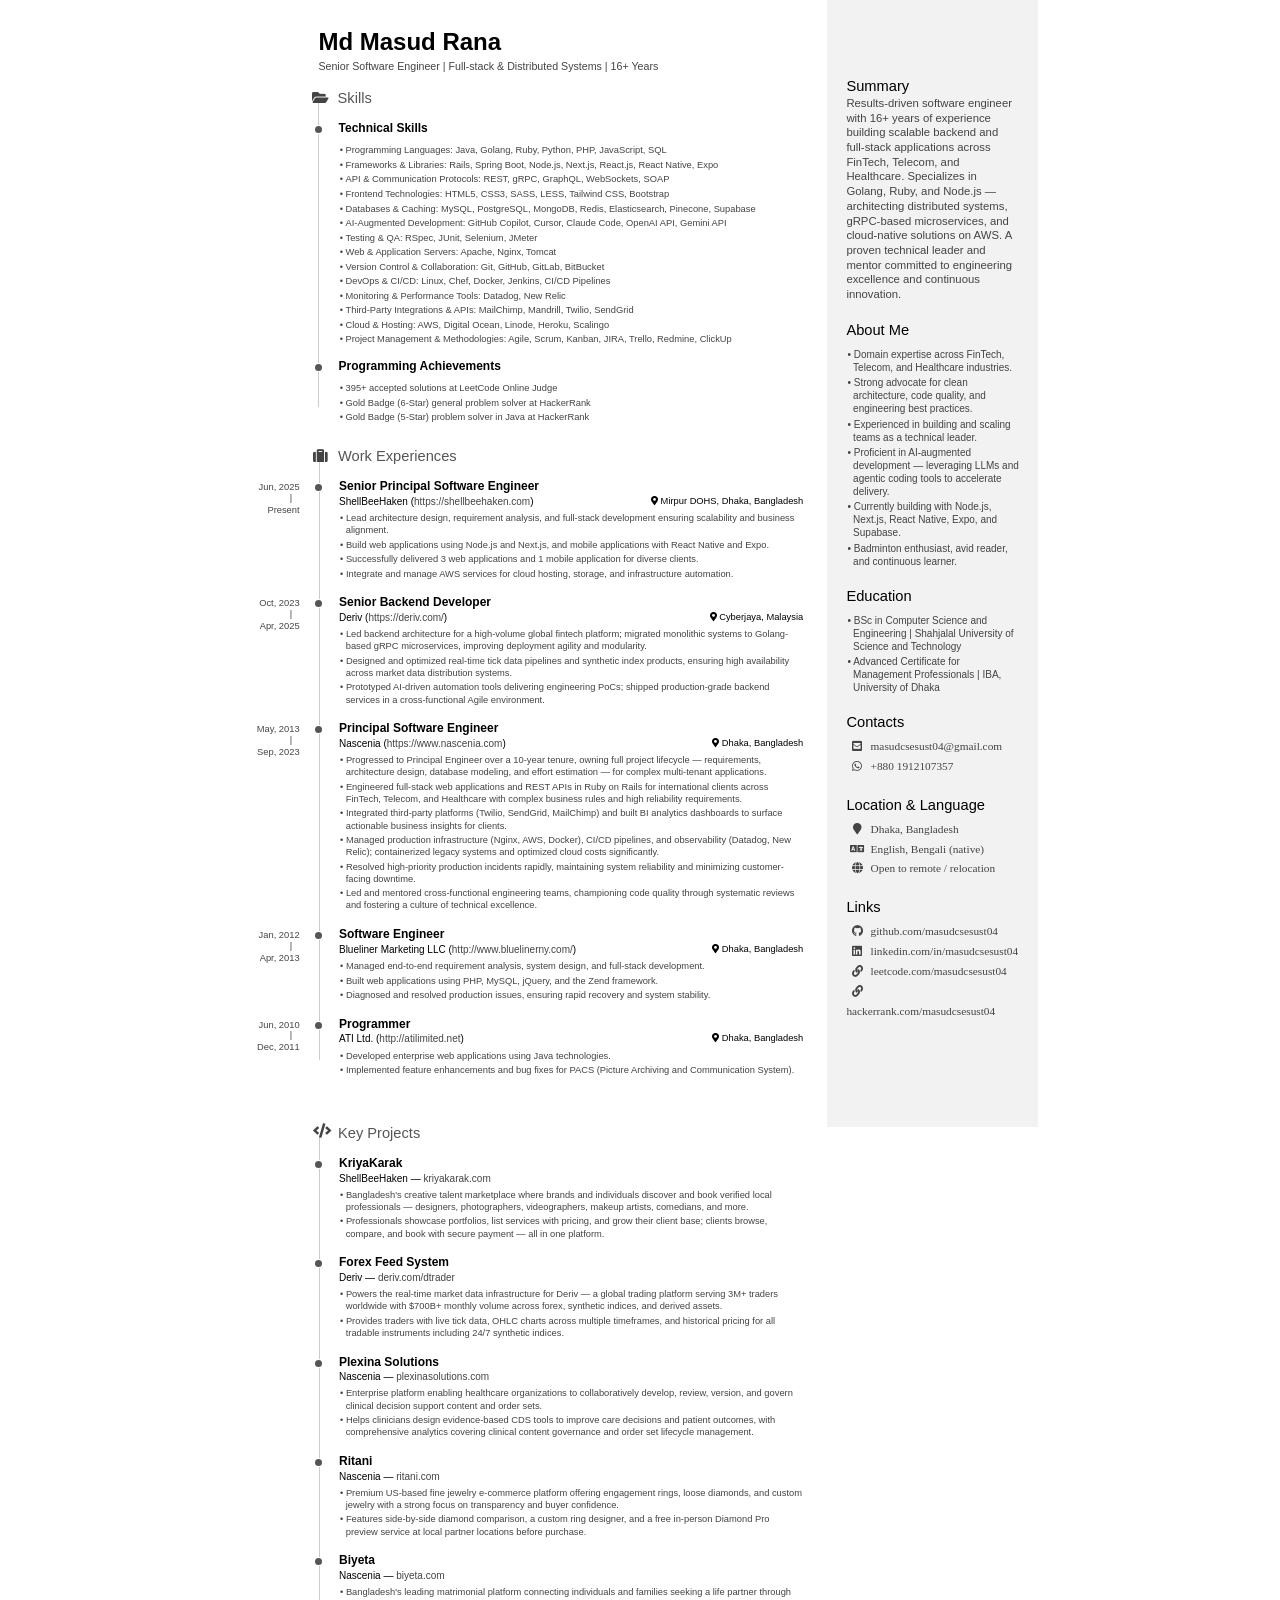
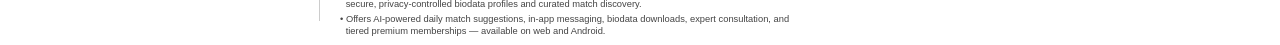
<file: index.html>
<!DOCTYPE html>
<html>
<head>
    <title>Md Masud Rana</title>

    <meta http-equiv="Content-Type" content="text/html; charset=UTF-8">

    <link rel="shortcut icon" href="">
    <link type="text/css" href="./normalize.css" rel="stylesheet">
    <link rel="stylesheet" href="https://use.fontawesome.com/releases/v5.5.0/css/all.css" integrity="sha384-B4dIYHKNBt8Bc12p+WXckhzcICo0wtJAoU8YZTY5qE0Id1GSseTk6S+L3BlXeVIU" crossorigin="anonymous">
    <link href="./css" rel="stylesheet">
    <link type="text/css" href="./resume.css" rel="stylesheet" >
</head>

<body lang="en">
    <section id="main">
        <header id="title">
            <h1>Md Masud Rana</h1>
            <span class="subtitle">Senior Software Engineer | Full-stack &amp; Distributed Systems | 16+ Years</span>
        </header>

        <section id="section-skills" class="">
            <h2><i class="fa fa-folder-open"></i> Skills</h2>
            <section class="blocks">
                <div class="date">
                </div>
                <div class="decorator">
                </div>
                <div class="details">
                    <header>
                        <h3>Technical Skills</h3>
                    </header>
                    <div>
                        <ul>
                            <li><strong>Programming Languages:</strong> Java, Golang, Ruby, Python, PHP, JavaScript, SQL</li>
                            <li><strong>Frameworks & Libraries:</strong> Rails, Spring Boot, Node.js, Next.js, React.js, React Native, Expo</li>
                            <li><strong>API & Communication Protocols:</strong> REST, gRPC, GraphQL, WebSockets, SOAP</li>
                            <li><strong>Frontend Technologies:</strong> HTML5, CSS3, SASS, LESS, Tailwind CSS, Bootstrap</li>
                            <li><strong>Databases & Caching:</strong> MySQL, PostgreSQL, MongoDB, Redis, Elasticsearch, Pinecone, Supabase</li>
                            <li><strong>AI-Augmented Development:</strong> GitHub Copilot, Cursor, Claude Code, OpenAI API, Gemini API</li>
                            <li><strong>Testing & QA:</strong> RSpec, JUnit, Selenium, JMeter</li>
                            <li><strong>Web & Application Servers:</strong> Apache, Nginx, Tomcat</li>
                            <li><strong>Version Control & Collaboration:</strong> Git, GitHub, GitLab, BitBucket</li>
                            <li><strong>DevOps & CI/CD:</strong> Linux, Chef, Docker, Jenkins, CI/CD Pipelines</li>
                            <li><strong>Monitoring & Performance Tools:</strong> Datadog, New Relic</li>
                            <li><strong>Third-Party Integrations & APIs:</strong> MailChimp, Mandrill, Twilio, SendGrid</li>
                            <li><strong>Cloud & Hosting:</strong> AWS, Digital Ocean, Linode, Heroku, Scalingo</li>
                            <li><strong>Project Management & Methodologies:</strong> Agile, Scrum, Kanban, JIRA, Trello, Redmine, ClickUp</li>
                        </ul>
                    </div>
                </div>
            </section>
            <section class="blocks">
                <div class="date">
                </div>
                <div class="decorator">
                </div>
                <div class="details">
                    <header>
                        <h3>Programming Achievements</h3>
                    </header>
                    <div>
                        <ul>
                            <li>395+ accepted solutions at <a target="_blank" rel="noopener noreferrer" href="https://www.leetcode.com/">LeetCode Online Judge</a></li>
                            <li>Gold Badge (6-Star) general problem solver at <a target="_blank" rel="noopener noreferrer" href="https://www.hackerrank.com">HackerRank</a></li>
                            <li>Gold Badge (5-Star) problem solver in Java at <a target="_blank" rel="noopener noreferrer" href="https://www.hackerrank.com">HackerRank</a></li>
                        </ul>
                    </div>
                </div>
            </section>
        </section>

        <section class="main-block">
            <h2><i class="fa fa-suitcase"></i> Work Experiences</h2>
            <section class="blocks">
                <div class="date">
                    <span>Jun, 2025</span><span>Present</span>
                </div>
                <div class="decorator">
                </div>
                <div class="details">
                    <header>
                        <h3>Senior Principal Software Engineer</h3>
                        <span class="place">ShellBeeHaken (<a target="_blank" rel="noopener noreferrer" href="https://shellbeehaken.com/">https://shellbeehaken.com</a>)</span>
                        <span class="location"><i class="fas fa-map-marker-alt"></i> Mirpur DOHS, Dhaka, Bangladesh</span>
                    </header>
                    <div>
                        <ul>
                            <li>Lead architecture design, requirement analysis, and full-stack development ensuring scalability and business alignment.</li>
                            <li>Build web applications using Node.js and Next.js, and mobile applications with React Native and Expo.</li>
                            <li>Successfully delivered 3 web applications and 1 mobile application for diverse clients.</li>
                            <li>Integrate and manage AWS services for cloud hosting, storage, and infrastructure automation.</li>
                        </ul>
                    </div>
                </div>
            </section>
            <section class="blocks">
                <div class="date">
                    <span>Oct, 2023</span><span>Apr, 2025</span>
                </div>
                <div class="decorator">
                </div>
                <div class="details">
                    <header>
                        <h3>Senior Backend Developer</h3>
                        <span class="place">Deriv (<a target="_blank" rel="noopener noreferrer" href="https://deriv.com/">https://deriv.com/</a>)</span>
                        <span class="location"><i class="fas fa-map-marker-alt"></i> Cyberjaya, Malaysia</span>
                    </header>
                    <div>
                        <ul>
                            <li>Led backend architecture for a high-volume global fintech platform; migrated monolithic systems to Golang-based gRPC microservices, improving deployment agility and modularity.</li>
                            <li>Designed and optimized real-time tick data pipelines and synthetic index products, ensuring high availability across market data distribution systems.</li>
                            <li>Prototyped AI-driven automation tools delivering engineering PoCs; shipped production-grade backend services in a cross-functional Agile environment.</li>
                        </ul>
                    </div>
                </div>
            </section>
            <section class="blocks">
              <div class="date">
                  <span>May, 2013</span><span>Sep, 2023</span>
              </div>
              <div class="decorator">
              </div>
              <div class="details">
                  <header>
                      <h3>Principal Software Engineer</h3>
                      <span class="place">Nascenia (<a target="_blank" rel="noopener noreferrer" href="https://www.nascenia.com/">https://www.nascenia.com</a>)</span>
                      <span class="location"><i class="fas fa-map-marker-alt"></i> Dhaka, Bangladesh</span>
                  </header>
                  <div>
                      <ul>
                          <li>Progressed to Principal Engineer over a 10-year tenure, owning full project lifecycle — requirements, architecture design, database modeling, and effort estimation — for complex multi-tenant applications.</li>
                          <li>Engineered full-stack web applications and REST APIs in Ruby on Rails for international clients across FinTech, Telecom, and Healthcare with complex business rules and high reliability requirements.</li>
                          <li>Integrated third-party platforms (Twilio, SendGrid, MailChimp) and built BI analytics dashboards to surface actionable business insights for clients.</li>
                          <li>Managed production infrastructure (Nginx, AWS, Docker), CI/CD pipelines, and observability (Datadog, New Relic); containerized legacy systems and optimized cloud costs significantly.</li>
                          <li>Resolved high-priority production incidents rapidly, maintaining system reliability and minimizing customer-facing downtime.</li>
                          <li>Led and mentored cross-functional engineering teams, championing code quality through systematic reviews and fostering a culture of technical excellence.</li>
                      </ul>
                  </div>
              </div>
            </section>
            <section class="blocks">
                <div class="date">
                    <span>Jan, 2012</span><span>Apr, 2013</span>
                </div>
                <div class="decorator">
                </div>
                <div class="details">
                    <header>
                        <h3>Software Engineer</h3>
                        <span class="place">Blueliner Marketing LLC (<a target="_blank" rel="noopener noreferrer" href="http://www.bluelinerny.com/">http://www.bluelinerny.com/</a>)</span>
                        <span class="location"><i class="fas fa-map-marker-alt"></i> Dhaka, Bangladesh</span>
                    </header>
                    <div>
                        <ul>
                            <li>Managed end-to-end requirement analysis, system design, and full-stack development.</li>
                            <li>Built web applications using PHP, MySQL, jQuery, and the Zend framework.</li>
                            <li>Diagnosed and resolved production issues, ensuring rapid recovery and system stability.</li>
                        </ul>
                    </div>
                </div>
            </section>
            <section class="blocks">
                <div class="date">
                    <span>Jun, 2010</span><span>Dec, 2011</span>
                </div>
                <div class="decorator">
                </div>
                <div class="details">
                    <header>
                        <h3>Programmer</h3>
                        <span class="place">ATI Ltd. (<a target="_blank" rel="noopener noreferrer" href="http://atilimited.net/">http://atilimited.net</a>)</span>
                        <span class="location"><i class="fas fa-map-marker-alt"></i> Dhaka, Bangladesh</span>
                    </header>
                    <div>
                        <ul>
                            <li>Developed enterprise web applications using Java technologies.</li>
                            <li>Implemented feature enhancements and bug fixes for <strong>PACS</strong> (Picture Archiving and Communication System).</li>
                        </ul>
                    </div>
                </div>
            </section>
            <!-- <section class="blocks">
                <div class="date">
                    <span>February, 2010</span><span>May, 2010</span>
                </div>
                <div class="decorator">
                </div>
                <div class="details">
                    <header>
                        <h3>Trainee programmer</h3>
                        <span class="place">Code71 Ltd. (<a target="_blank" rel="noopener noreferrer" href="http://www.code71.com/">http://www.code71.com/</a>)</span>
                        <span class="location"><i class="fas fa-map-marker-alt"></i> Dhaka, Bangladesh</span>
                    </header>
                    <div>
                        <ul>
                            <li>Worked on Scrumpad, a pure Agile/Scrum based project management tool.</li>
                            <li>Bug fixing, unit, integration and functional test with test coverage.</li>
                        </ul>
                    </div>
                </div>
            </section> -->
        </section>
    </section>

    <aside id="sidebar">
        <div class="side-block">
        </div>
        <div class="side-block" id="personal-info">
            <h1>Summary</h1>
            <div>
                Results-driven software engineer with 16+ years of experience building scalable backend and full-stack applications across FinTech, Telecom, and Healthcare. Specializes in Golang, Ruby, and Node.js — architecting distributed systems, gRPC-based microservices, and cloud-native solutions on AWS. A proven technical leader and mentor committed to engineering excellence and continuous innovation.
            </div>
        </div>
        <div class="side-block" id="personal-info">
            <h1>About Me</h1>
            <ul>
                <li>Domain expertise across FinTech, Telecom, and Healthcare industries.</li>
                <li>Strong advocate for clean architecture, code quality, and engineering best practices.</li>
                <li>Experienced in building and scaling teams as a technical leader.</li>
                <li>Proficient in AI-augmented development — leveraging LLMs and agentic coding tools to accelerate delivery.</li>
                <li>Currently building with Node.js, Next.js, React Native, Expo, and Supabase.</li>
                <li>Badminton enthusiast, avid reader, and continuous learner.</li>
            </ul>
        </div>
        <div class="side-block" id="personal-info">
            <h1>Education</h1>
            <ul>
                <li>BSc in Computer Science and Engineering | <span class="place"><a target="_blank" rel="noopener noreferrer" href="https://www.sust.edu/">Shahjalal University of Science and Technology</a></span></li>
                <li>Advanced Certificate for Management Professionals | <span>IBA, University of Dhaka</span></li>
            </ul>
        </div>
        <div class="side-block" id="contact">
            <h1>Contacts</h1>
            <ul>
                <li><i class="fas fa-envelope-square"></i> masudcsesust04@gmail.com</li>
                <li><i class="fab fa-whatsapp"></i> +880 1912107357</li>
            </ul>
        </div>
        <div class="side-block" id="contact">
            <h1>Location & Language</h1>
            <ul>
                <li><i class="fa fa-map-marker"></i> Dhaka, Bangladesh</li>
                <li><i class="fa fa-language"></i> English, Bengali (native)</li>
                <li><i class="fa fa-globe"></i> Open to remote / relocation</li>
            </ul>
        </div>
        <div class="side-block" id="links">
            <h1>Links</h1>
            <ul>
                <li><i class="fab fa-github"></i> <a target="_blank" rel="noopener noreferrer" href="https://github.com/masudcsesust04">github.com/masudcsesust04</a></li>
                <li><i class="fab fa-linkedin"></i> <a target="_blank" rel="noopener noreferrer" href="https://www.linkedin.com/in/masudcsesust04">linkedin.com/in/masudcsesust04</a></li>
                <li><i class="fa fa-link"></i> <a target="_blank" rel="noopener noreferrer" href="https://leetcode.com/masudcsesust04/">leetcode.com/masudcsesust04</a></li>
                <li><i class="fa fa-link"></i> <a target="_blank" rel="noopener noreferrer" href="https://www.hackerrank.com/masudcsesust04">hackerrank.com/masudcsesust04</a></li>
                <li>&nbsp;</li>
                <li>&nbsp;</li>
            </ul>
        </div>
        <div class="side-block" id="disclaimer">
        </div>
    </aside>

  <script type="text/javascript" async="" src="./analytics.js"></script><script async="" src="./js"></script>
  <script>
    window.dataLayer = window.dataLayer || [];
    function gtag(){dataLayer.push(arguments);}
    gtag('js', new Date());

    gtag('config', 'UA-69906857-1');
  </script>

  </body>
</html>

<!DOCTYPE html>
<html>
<head>
    <title>Key Projects — Md Masud Rana</title>

    <meta http-equiv="Content-Type" content="text/html; charset=UTF-8">

    <link type="text/css" href="./normalize.css" rel="stylesheet">
    <link rel="stylesheet" href="https://use.fontawesome.com/releases/v5.5.0/css/all.css" integrity="sha384-B4dIYHKNBt8Bc12p+WXckhzcICo0wtJAoU8YZTY5qE0Id1GSseTk6S+L3BlXeVIU" crossorigin="anonymous">
    <link type="text/css" href="./resume.css" rel="stylesheet">
</head>

<body lang="en">
    <section id="main">
        <section class="main-block">
            <h2><i class="fa fa-code"></i> Key Projects</h2>
            <section class="blocks">
                <div class="date">
                </div>
                <div class="decorator">
                </div>
                <div class="details">
                    <header>
                        <h3>KriyaKarak</h3>
                        <span class="place">ShellBeeHaken &mdash; <a target="_blank" rel="noopener noreferrer" href="https://kriyakarak.com/">kriyakarak.com</a></span>
                    </header>
                    <div>
                        <ul>
                            <li>Bangladesh's creative talent marketplace where brands and individuals discover and book verified local professionals — designers, photographers, videographers, makeup artists, comedians, and more.</li>
                            <li>Professionals showcase portfolios, list services with pricing, and grow their client base; clients browse, compare, and book with secure payment — all in one platform.</li>
                        </ul>
                    </div>
                </div>
            </section>
            <section class="blocks">
                <div class="date">
                </div>
                <div class="decorator">
                </div>
                <div class="details">
                    <header>
                        <h3>Forex Feed System</h3>
                        <span class="place">Deriv &mdash; <a target="_blank" rel="noopener noreferrer" href="https://app.deriv.com/dtrader">deriv.com/dtrader</a></span>
                    </header>
                    <div>
                        <ul>
                            <li>Powers the real-time market data infrastructure for Deriv — a global trading platform serving 3M+ traders worldwide with $700B+ monthly volume across forex, synthetic indices, and derived assets.</li>
                            <li>Provides traders with live tick data, OHLC charts across multiple timeframes, and historical pricing for all tradable instruments including 24/7 synthetic indices.</li>
                        </ul>
                    </div>
                </div>
            </section>
            <section class="blocks">
                <div class="date">
                </div>
                <div class="decorator">
                </div>
                <div class="details">
                    <header>
                        <h3>Plexina Solutions</h3>
                        <span class="place">Nascenia &mdash; <a target="_blank" rel="noopener noreferrer" href="https://plexinasolutions.com/">plexinasolutions.com</a></span>
                    </header>
                    <div>
                        <ul>
                            <li>Enterprise platform enabling healthcare organizations to collaboratively develop, review, version, and govern clinical decision support content and order sets.</li>
                            <li>Helps clinicians design evidence-based CDS tools to improve care decisions and patient outcomes, with comprehensive analytics covering clinical content governance and order set lifecycle management.</li>
                        </ul>
                    </div>
                </div>
            </section>
            <section class="blocks">
                <div class="date">
                </div>
                <div class="decorator">
                </div>
                <div class="details">
                    <header>
                        <h3>Ritani</h3>
                        <span class="place">Nascenia &mdash; <a target="_blank" rel="noopener noreferrer" href="https://www.ritani.com/">ritani.com</a></span>
                    </header>
                    <div>
                        <ul>
                            <li>Premium US-based fine jewelry e-commerce platform offering engagement rings, loose diamonds, and custom jewelry with a strong focus on transparency and buyer confidence.</li>
                            <li>Features side-by-side diamond comparison, a custom ring designer, and a free in-person Diamond Pro preview service at local partner locations before purchase.</li>
                        </ul>
                    </div>
                </div>
            </section>
            <section class="blocks">
                <div class="date">
                </div>
                <div class="decorator">
                </div>
                <div class="details">
                    <header>
                        <h3>Biyeta</h3>
                        <span class="place">Nascenia &mdash; <a target="_blank" rel="noopener noreferrer" href="https://www.biyeta.com/en">biyeta.com</a></span>
                    </header>
                    <div>
                        <ul>
                            <li>Bangladesh's leading matrimonial platform connecting individuals and families seeking a life partner through secure, privacy-controlled biodata profiles and curated match discovery.</li>
                            <li>Offers AI-powered daily match suggestions, in-app messaging, biodata downloads, expert consultation, and tiered premium memberships — available on web and Android.</li>
                        </ul>
                    </div>
                </div>
            </section>
        </section>
    </section>
</body>
</html>
</file>
<file: resume.css>
@page{
  size: A4 portrait;
  margin: 0;
}

*{
  box-sizing: border-box;
}

:root{
  --page-width: 8.3in;
  --page-height: 11.74in;
  --main-width: 6.1in;
  --sidebar-width: calc(var(--page-width) - var(--main-width));
  --decorator-horizontal-margin: 0.2in;

  --sidebar-horizontal-padding: 0.2in;

  /* XXX: using px for very good precision control */
  --decorator-outer-offset-top: 10px;
  --decorator-outer-offset-left: -5.5px;
  --decorator-border-width: 1px;
  --decorator-outer-dim: 9px;
  --decorator-border: 1px solid #ccc;

  --row-blocks-padding-top: 5pt;
  --date-block-width: 1.2in;

  --main-blocks-title-icon-offset-left: -19pt;
}

body{
  width: var(--page-width);
  height: var(--page-height);
  margin: 0 auto;
  font-family: "Open Sans", sans-serif;
  font-weight: 300;
  line-height: 1.3;
  color: #444;
  hyphens: auto;
}

h1, h2, h3{
  margin: 0;
  color: #000;
}

a{
    text-decoration: none;
    color: #444;
}

li{
  list-style-type: none;
}

#main{
  float: left;
  width: var(--main-width);
  padding: 0.25in 0.25in 0 0.25in;
  font-size: 7pt;
}

#sidebar{
  float: right;
  position: relative; /* for disclaimer */
  width: var(--sidebar-width);
  height: 100%;
  padding: 0.6in var(--sidebar-horizontal-padding);
  background-color: #f2f2f2;
  font-size: 8.5pt;
}

/* main */

/** big title **/
#title, h1, h2{
  /*text-transform: uppercase;*/
}

#title{
  position: relative;
  left: 0.55in;
  margin-bottom: 0.1in;
  line-height: 1.2;
}

#title h1{
  font-weight: bold;
  font-size: 18pt;
  line-height: 1.5;
}

#title h1 strong{
  margin: auto 2pt auto 4pt;
  font-weight: 600;
}

.subtitle{
  font-size: 8pt;
}

/*** categorial blocks ***/

.main-block{
  margin-top: 0.1in;
  margin-left: -62px;
}

#main h2{
  position: relative;
  top: var(--row-blocks-padding-top);
  /* XXX: 0.5px for aligning fx printing */
  left: calc((var(--date-block-width) + var(--decorator-horizontal-margin)));
  font-weight: 400;
  font-size: 11pt;
  color: #555;
}

#main h2 > i{
  /* use absolute position to prevent icon's width from misaligning title */
  /* assigning a fixed width here is no better due to needing to align decorator
     line too */
  position: absolute;
  left: var(--main-blocks-title-icon-offset-left);
  z-index: 1; /* over decorator line */
  color: #444;
}

#main h2::after{ /* extends the decorator line */
  height: calc(var(--row-blocks-padding-top) * 2);
  position: relative;
  top: calc(-1 * var(--row-blocks-padding-top));
  /* XXX: 0.5px for aligning fx printing */
  left: calc(-1 * var(--decorator-horizontal-margin));
  display: block;
  border-left: var(--decorator-border);
  z-index: 0;
  line-height: 0;
  font-size: 0;
  content: ' ';
}

/**** minor tweaks on the icon fonts ****/
#main h2 > .fa-graduation-cap{
  left: calc(var(--main-blocks-title-icon-offset-left) - 2pt);
  top: 2pt;
}

#main h2 > .fa-suitcase{
  top: 1pt;
}

#main h2 > .fa-folder-open{
  top: 1.5pt;
}

#section-skills h2 {
  left: 0.75in;
}

#section-skills .date {
  flex: 0 0 0.55in;
}

#section-skills .details {
  padding-left: 0.2in;
}

/**** individual row blocks (date - decorator - details) ****/

.blocks{
  display: flex;
  flex-flow: row nowrap;
}

.blocks > div{
  padding-top: var(--row-blocks-padding-top);
}

.date{
  flex: 0 0 var(--date-block-width);
  padding-top: calc(var(--row-blocks-padding-top) + 2.5pt) !important;
  padding-right: var(--decorator-horizontal-margin);
  font-size: 7pt;
  text-align: right;
  line-height: 1;
}

.date span{
  display: block;
}

.date span:nth-child(2)::before{
  position: relative;
  top: 1pt;
  right: 5.5pt;
  display: block;
  height: 10pt;
  content: '|';
}

.decorator{
  flex: 0 0 0;
  position: relative;
  width: 2pt;
  min-height: 100%;
  border-left: var(--decorator-border);
}

/*
 * XXX: Use two filled circles to achieve the circle-with-white-border effect.
 * The normal technique of only using one pseudo element and
 * border: 1px solid white; style makes firefox erroneously either:
 * 1) overflows the grayshade background (if no background-clip is set), or
 * 2) shows decorator line which should've been masked by the white border
 *
 */

.decorator::before{
  position: absolute;
  top: var(--decorator-outer-offset-top);
  left: var(--decorator-outer-offset-left);
  content: ' ';
  display: block;
  width: var(--decorator-outer-dim);
  height: var(--decorator-outer-dim);
  border-radius: calc(var(--decorator-outer-dim) / 2);
  background-color: #fff;
}

.decorator::after{
  position: absolute;
  top: calc(var(--decorator-outer-offset-top) + var(--decorator-border-width));
  left: calc(var(--decorator-outer-offset-left) + var(--decorator-border-width));
  content: ' ';
  display: block;
  width: calc(var(--decorator-outer-dim) - (var(--decorator-border-width) * 2));
  height: calc(var(--decorator-outer-dim) - (var(--decorator-border-width) * 2));
  border-radius: calc((var(--decorator-outer-dim) - (var(--decorator-border-width) * 2)) / 2);
  background-color: #555;
}

.blocks:last-child .decorator{ /* slightly shortens it */
  margin-bottom: 0.25in;
}

/***** fine-tunes on the details block where the real juice is *****/

.details{
  flex: 1 0 0;
  padding-left: var(--decorator-horizontal-margin);
  padding-top: calc(var(--row-blocks-padding-top) - 0.5pt) !important; /* not sure why but this is needed for better alignment */
}

.details header{
  color: #000;
}

.details h3{
  font-size: 9pt;
}

.main-block:not(.concise) .details div{
  margin: 0.18in 0 0.1in 0;
}

.main-block:not(.concise) .blocks:last-child .details div{
  margin-bottom: 0;
}

.main-block.concise .details div:not(.concise){
  /* use padding to work around the fact that margin doesn't affect floated
     neighboring elements */
  padding: 0.05in 0 0.07in 0;
}

.details .place{
  float: left;
  font-size: 7.5pt;
}

.details .location{
  float: right;
}

.details div{
  clear: both;
}

.details .location::before{
  display: inline-block;
  position: relative;
  right: 3pt;
  top: 0.25pt;
  font-family: FontAwesome;
  font-weight: normal;
  font-style: normal;
  text-decoration: inherit;
}

/***** fine-tunes on the lists... *****/

#main ul, #personal-info ul, #cert-info ul{
  padding-left: 0.07in;
  margin: 0.08in 0;
}

#main li, #personal-info li, #cent-info li{
  margin: 0 0 0.025in 0;
}

/****** customize list symbol style ******/
#main li::before, #personal-info li::before, #cert-info li::before{
  position: relative;
  margin-left: -4.25pt;
  content: '• ';
}

.details .concise ul{
  margin: 0 !important;
  -webkit-columns: 2;
  -moz-columns: 2;
  columns: 2;
}

.details .concise li{
  margin: 0 !important;
}

.details .concise li{
  margin-left: 0 !important;
}



/* sidebar */

.avatar{
    border-radius: 50%;
    border: 3px solid black;
    max-width: 100%;
    display: block;
    vertical-align: middle;
    height: auto;
    -webkit-filter: grayscale(100%);
    filter: grayscale(100%);
}

#sidebar h1{
  font-weight: 400;
  font-size: 11pt;
}

.side-block{
  margin-top: 0.2in;
}

#contact ul, #links ul{
  margin-top: 0.05in;
  padding-left: 0;
  font-family: "Source Sans Pro";
  font-weight: 400;
  line-height: 1.75;
}

#contact li > i, #links li > i{
  display: inline-block;
  width: 16pt;
  text-align: center;
}

#skills{
  line-height: 1.5;
}

#skills ul{
  margin: 0.05in 0 0.15in;
  padding: 0;
}

#disclaimer{
  position: absolute;
  bottom: var(--sidebar-horizontal-padding);
  right: var(--sidebar-horizontal-padding);
  font-size: 7.5pt;
  font-style: italic;
  line-height: 1.1;
  text-align: right;
  color: #777;
}

#disclaimer p{
    display: none;
}

#disclaimer a.btn{
    color: #333;
    border-color: #ccc;
    display: inline-block;
    padding: 5px 10px;
    margin-bottom: 0;
    font-size: 10pt;
    text-align: center;
    white-space: nowrap;
    vertical-align: middle;
    cursor: pointer;
    -webkit-user-select: none;
    -moz-user-select: none;
    -ms-user-select: none;
    user-select: none;
    background-image: none;
    border: 1px solid;
    border-radius: 4px;
}

#disclaimer a.btn:hover{
    color: #333;
    background-color: #e6e6e6;
    border-color: #adadad;
}

#personal-info li {
    font-size: 7.5pt;
}

#cert-info li {
    font-size: 7.4pt;
    display: block;
    margin-bottom: 0.08in;
}

#cert-info li span{
    font-size: 7pt;
    display: block;
    margin-bottom: 0.12in;
}

.print{
    display: none;
}

@media print {
    .page-break{
        page-break-after: always;
    }

    body{
        -webkit-print-color-adjust:exact;
    }

    #disclaimer p{
        display: block;
    }

    #disclaimer a.btn{
        display: none;
    }

    .print{
        display: inherit;
    }

    .page-break-margin{
        margin-top: 2in;
    }
}

li.project-title{
    font-size: 8pt;
    font-weight: bold;
}

li.project-title > ul li {
    font-size: 7pt;
    font-weight: normal;
}
</file>
